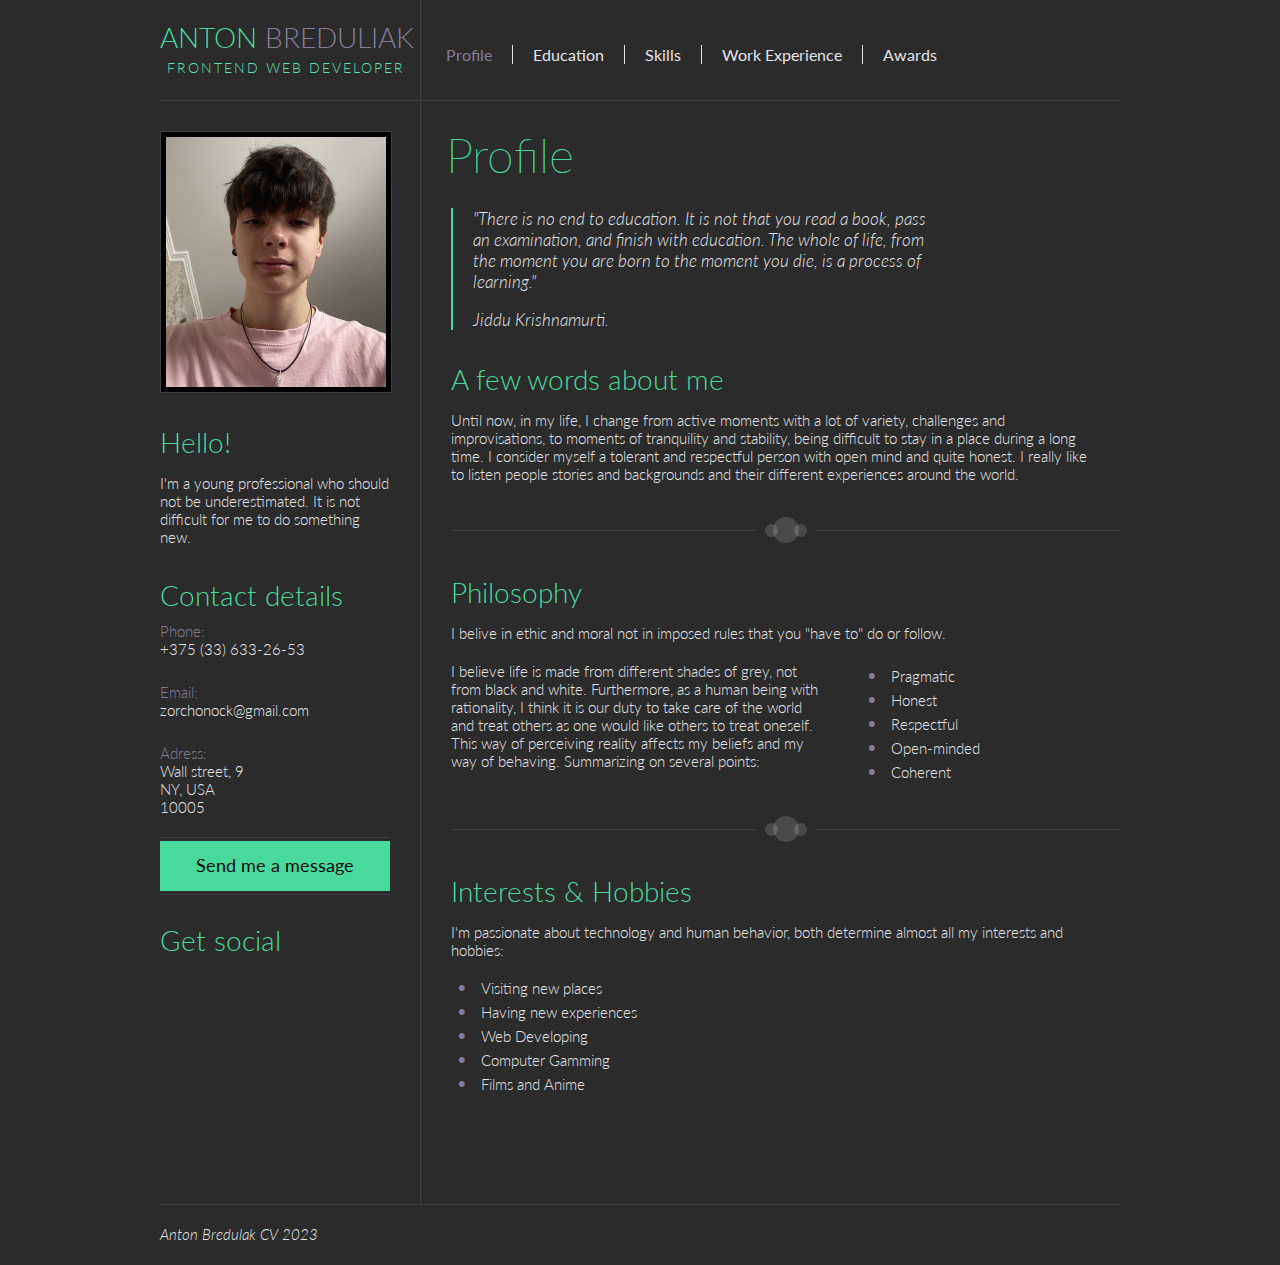
<file: index.html>
<!DOCTYPE html>
<html lang="en">

<head>
  <meta charset="UTF-8">
  <meta http-equiv="X-UA-Compatible" content="IE=edge">
  <meta name="viewport" content="width=device-width, initial-scale=1.0">
  <title>Document</title>
  <link rel="stylesheet" href="css/style.css">
</head>

<body>
  <link href='https://fonts.googleapis.com/css?family=Lato:300,300italic,400,400italic' rel='stylesheet'
    type='text/css'>

  <!-- MAIN CONTAINER -->
  <div id="main_container">



    <!-- ШАПКА -->

    <div id="header">


      <!-- ЛОГОТИП -->

      <div class="header_logotype_container">
        <h1 class="logotype_name">Anton <span class="purple">Breduliak</span></h1>
        <h2 class="logotype_occupation">Frontend Web Developer</h2>
      </div>


      <!-- ПАНЕЛЬ НАВИГАЦИИ -->

      <div class="header_menu_container">
        <div class="clear"></div>
        <ul class="header_menu horizontal_list">
          <li><a class="no_border purple" href="#">Profile</a></li>
          <li><a href="education.html">Education</a></li>
          <li><a href="#">Skills</a></li>
          <li><a href="#">Work Experience</a></li>
          <li><a href="#">Awards</a></li>
        </ul>
      </div>
    </div>



    <!-- ЛЕВАЯ КОЛОНКА -->

    <div id="left_col">
      <div class="profile_frame">
        <img src="img/Selfie.jpg" alt="profile picture" class="profile_picture">

      </div>
      <div class="hello_content">
        <h2>Hello!</h2>
        <p>I'm a young professional who should not be underestimated. It is not difficult for me to do something new.</p>
      </div>
      <div class="contact_details_content">
        <h2>Contact details</h2>
        <p class="purple">Phone:</p>
        <p>+375 (33) 633-26-53</p>
        <p class="purple">Email:</p>
        <p>zorchonock@gmail.com</p>
        <p class="purple">Adress:</p>
        <p>Wall street, 9</p>
        <p>NY, USA</p>
        <p>10005</p>
      </div>
      <a href="mailto:zorchonock@gmail.com" class="send_message_button">
        <span class="cut1"></span>
        <span class="cut2"></span>
        <span class="content">Send me a message <span class="fontawesome-double-angle-right"></span></span>
      </a>
      <div class="get_social_content">
        <h2>Get social</h2>
        <ul class="social_icons horizontal_list">
          <li><a class="facebook" href="https://www.facebook.com/zorchonock"><span
                class="entypo-facebook-circled"></span><span class="invisible">Facebook</span></a></li>
          <li><a class="twitter" href="https://twitter.com/zorchonock"><span class="entypo-twitter-circled"></span><span
                class="invisible">Twitter</span></a></li>
          <li><a class="linkedin" href="https://www.linkedin.com/in/zorchonock/en"><span
                class="entypo-linkedin-circled"></span><span class="invisible">LinkedIn</span></a></li>
          <li><a class="instagram" href="https://www.instagram.com/zorchonock/"><span
                class="entypo-instagrem"></span><span class="invisible">Instagram</span></a></li>
        </ul>
      </div>
    </div>



    <!-- PROFILE CONTENT -->

    <div id="content_container">
      <div class="block">
        <h1>Profile</h1>
        <blockquote class="profile_quote">
          <p>"There is no end to education. It is not that you read a book, pass an examination, and finish with
            education. The whole of life, from the moment you are born to the moment you die, is a process of learning."
          </p>
          <p>Jiddu Krishnamurti.</p>
          <span class="entypo-quote"></span>
        </blockquote>
      </div>
      <div class="block">
        <h2>A few words about me</h2>
        <p>Until now, in my life, I change from active moments with a lot of variety, challenges and improvisations, to
          moments of tranquility and stability, being difficult to stay in a place during a long time. I consider myself
          a tolerant and respectful person with open mind and quite honest. I really like to listen people stories and
          backgrounds and their different experiences around the world.</p>
      </div>

      <div class="horizontal_line">
        <div class="line_left"></div>
        <div class="left_circle"></div>
        <div class="central_circle"></div>
        <div class="right_circle"></div>
        <div class="line_right"></div>
      </div>

      <div class="block">
        <h2>Philosophy</h2>
        <p>I belive in ethic and moral not in imposed rules that you "have to" do or follow.</p>
        <div class="philosophy_content">
          <p>I believe life is made from different shades of grey, not from black and white. Furthermore, as a human
            being with rationality, I think it is our duty to take care of the world and treat others as one would like
            others to treat oneself. This way of perceiving reality affects my beliefs and my way of behaving.
            Summarizing on several points:</p>
          <ul>
            <li>Pragmatic</li>
            <li>Honest</li>
            <li>Respectful</li>
            <li>Open-minded</li>
            <li>Coherent</li>
          </ul>
          <div class="clear"></div>
        </div>
      </div>

      <div class="horizontal_line">
        <div class="line_left"></div>
        <div class="left_circle"></div>
        <div class="central_circle"></div>
        <div class="right_circle"></div>
        <div class="line_right"></div>
      </div>
      
      <div class="last block">
        <h2>Interests & Hobbies</h2>
        <p>I'm passionate about technology and human behavior, both determine almost all my interests and hobbies:</p>
        <ul>
          <li>Visiting new places</li>
          <li>Having new experiences</li>
          <li>Web Developing</li>
          <li>Computer Gamming</li>
          <li>Films and Anime</li>
        </ul>
      </div>
    </div>
    <div class="clear"></div>



    <!-- ПОДВАЛ -->

    <div id="footer">
      <p class="footer_name">Anton Bredulak CV 2023</p>
    </div>
  </div>
</body>

</html>
</file>
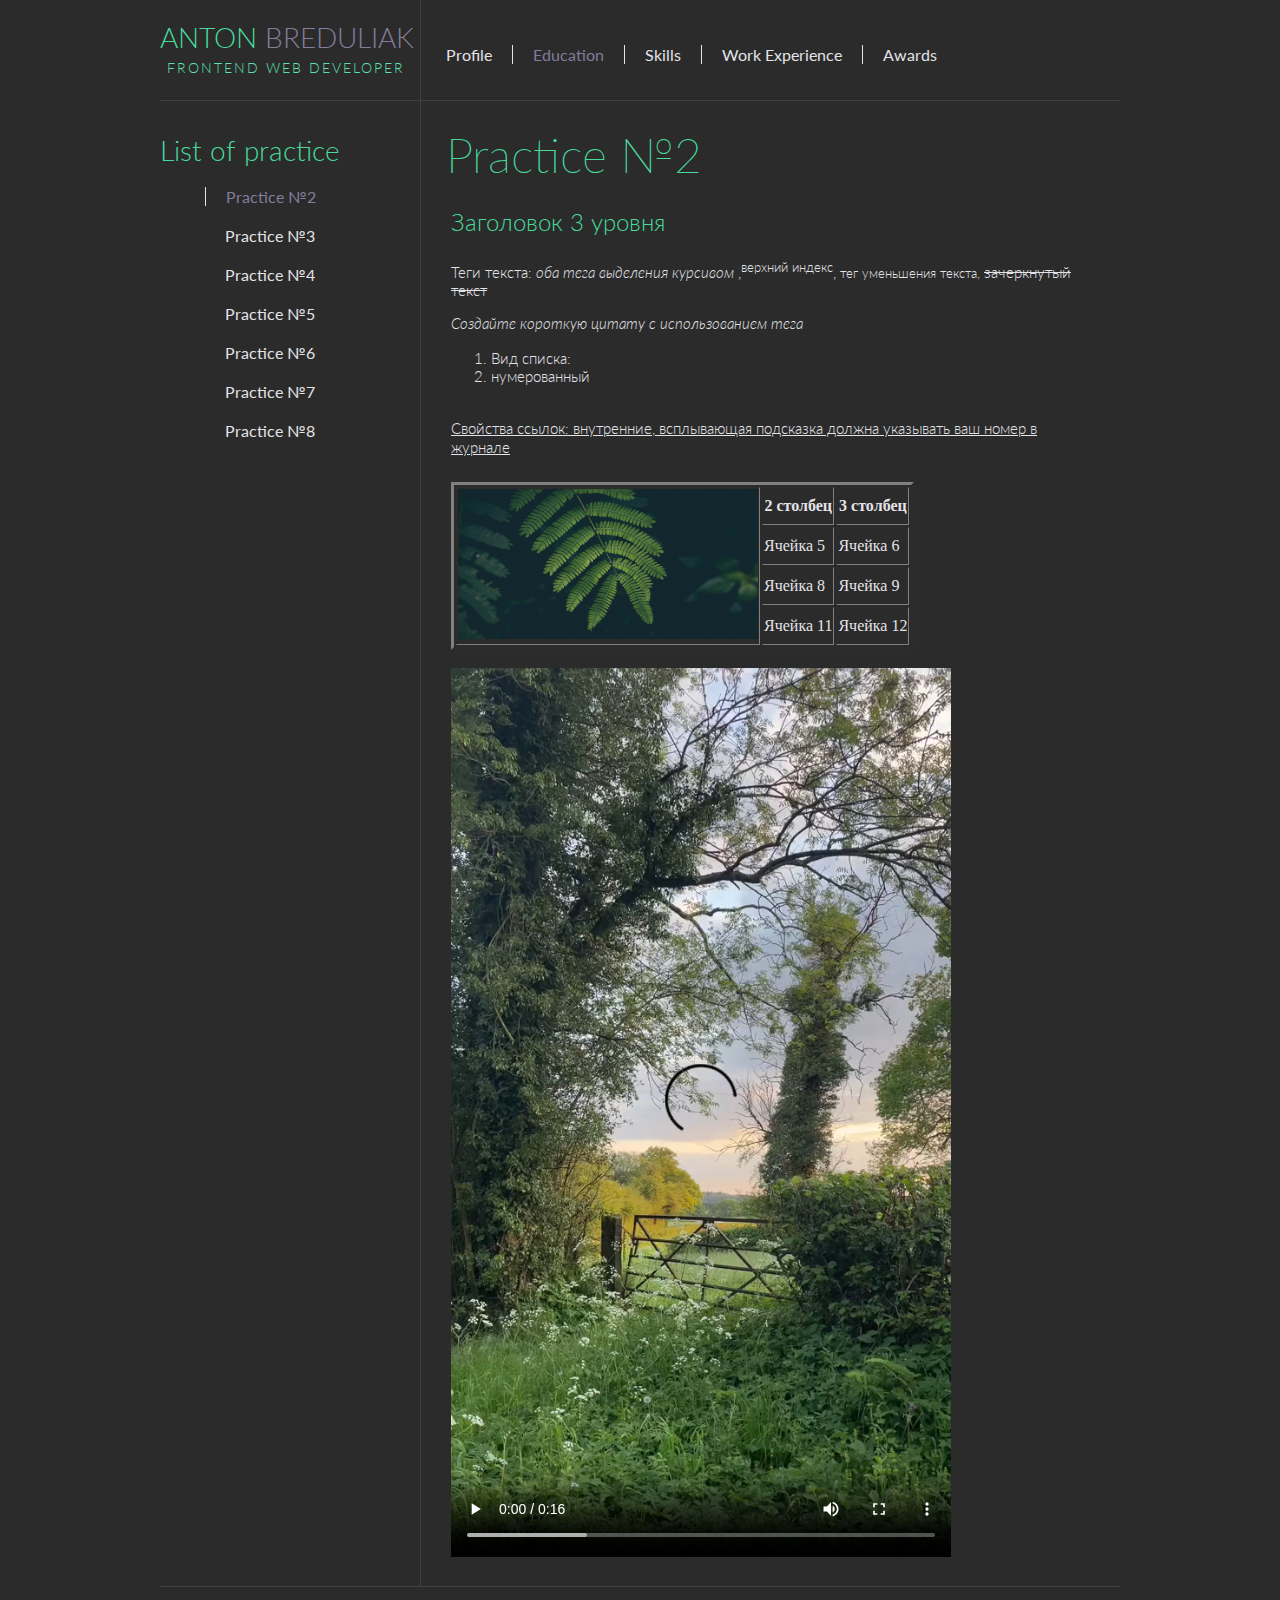
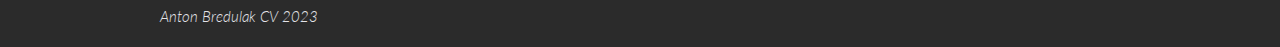
<file: education.html>
<!DOCTYPE html>
<html lang="ru">

<head>
    <meta charset="UTF-8">
    <meta http-equiv="X-UA-Compatible" content="IE=edge">
    <meta name="viewport" content="width=device-width, initial-scale=1.0">
    <title>Практика 2</title>
    <link rel="stylesheet" href="css/styleForEducation.css">
</head>

<body>
    <link href='https://fonts.googleapis.com/css?family=Lato:300,300italic,400,400italic' rel='stylesheet'
        type='text/css'>

    <!-- MAIN CONTAINER -->
    <div id="main_container">



        <!-- ШАПКА -->

        <div id="header">


            <!-- ЛОГОТИП -->

            <div class="header_logotype_container">
                <h1 class="logotype_name">Anton <span class="purple">Breduliak</span></h1>
                <h2 class="logotype_occupation">Frontend Web Developer</h2>
            </div>


            <!-- ПАНЕЛЬ НАВИГАЦИИ -->

            <div class="header_menu_container">
                <div class="clear"></div>
                <ul class="header_menu horizontal_list">
                    <li><a class="right_border" href="index.html">Profile</a></li>
                    <li><a class="no_border purple" href="#">Education</a></li>
                    <li><a href="#">Skills</a></li>
                    <li><a href="#">Work Experience</a></li>
                    <li><a href="#">Awards</a></li>
                </ul>
            </div>
        </div>



        <!-- ЛЕВАЯ КОЛОНКА -->

        <div id="left_col">
            <h2>List of practice</h2>
            <ul class="left_col_menu">
                <li><a class="border purple" href="#">Practice №2</a></li>
                <li><a href="practice3.html">Practice №3</a></li>
                <li><a href="practice4.html">Practice №4</a></li>
                <li><a href="practice5.html">Practice №5</a></li>
                <li><a href="practice6.html">Practice №6</a></li>
                <li><a href="practice7.html">Practice №7</a></li>
                <li><a href="practice8.html">Practice №8</a></li>
            </ul>
        </div>



        <!-- PROFILE CONTENT -->

        <div id="content_container">
            <div class="block">
                <h1 id="begin">Practice №2</h1>
                <h3>Заголовок 3 уровня</h3>
                <p>Теги текста: <i>оба тега </i><em>выделения курсивом</em> ,<sup>верхний индекс</sup>, <small>тег уменьшения текста, </small><del>зачеркнутый текст</del> </em></p>

                <cite>Создайте короткую цитату с использованием тега </cite>
                
                <ol>
                    <li>Вид списка: </li>
                    <li>нумерованный</li>
                </ol> <br>

                <a href="#begin" title="Номер в журнале 6">Свойства ссылок: внутренние, всплывающая подсказка должна указывать ваш номер в журнале</a>
                        
                        
            </div>

            <div class="block">
                <table border="3">
                    <tr>
                        <th rowspan="4"><img src="img/photo.jpg" alt="ФОТО" height="150px" width="300px"></th> <th>2 столбец</th> <th>3 столбец</th>
                    </tr>
                    <tr>
                        <td>Ячейка 5</td> <td>Ячейка 6</td>
                    </tr>
                    <tr>
                        <td>Ячейка 8</td> <td>Ячейка 9</td>
                    </tr>
                    <tr>
                        <td>Ячейка 11</td> <td>Ячейка 12</td>
                    </tr>
                </table>
                <br>
                
                <video src="img/video.mp4" autoplay="true" controls width="500"></video>
            </div>
        </div>


        <!-- ПОДВАЛ -->

        <div id="footer">
            <p class="footer_name">Anton Bredulak CV 2023</p>
        </div>
    </div>
</body>

</html>
</file>
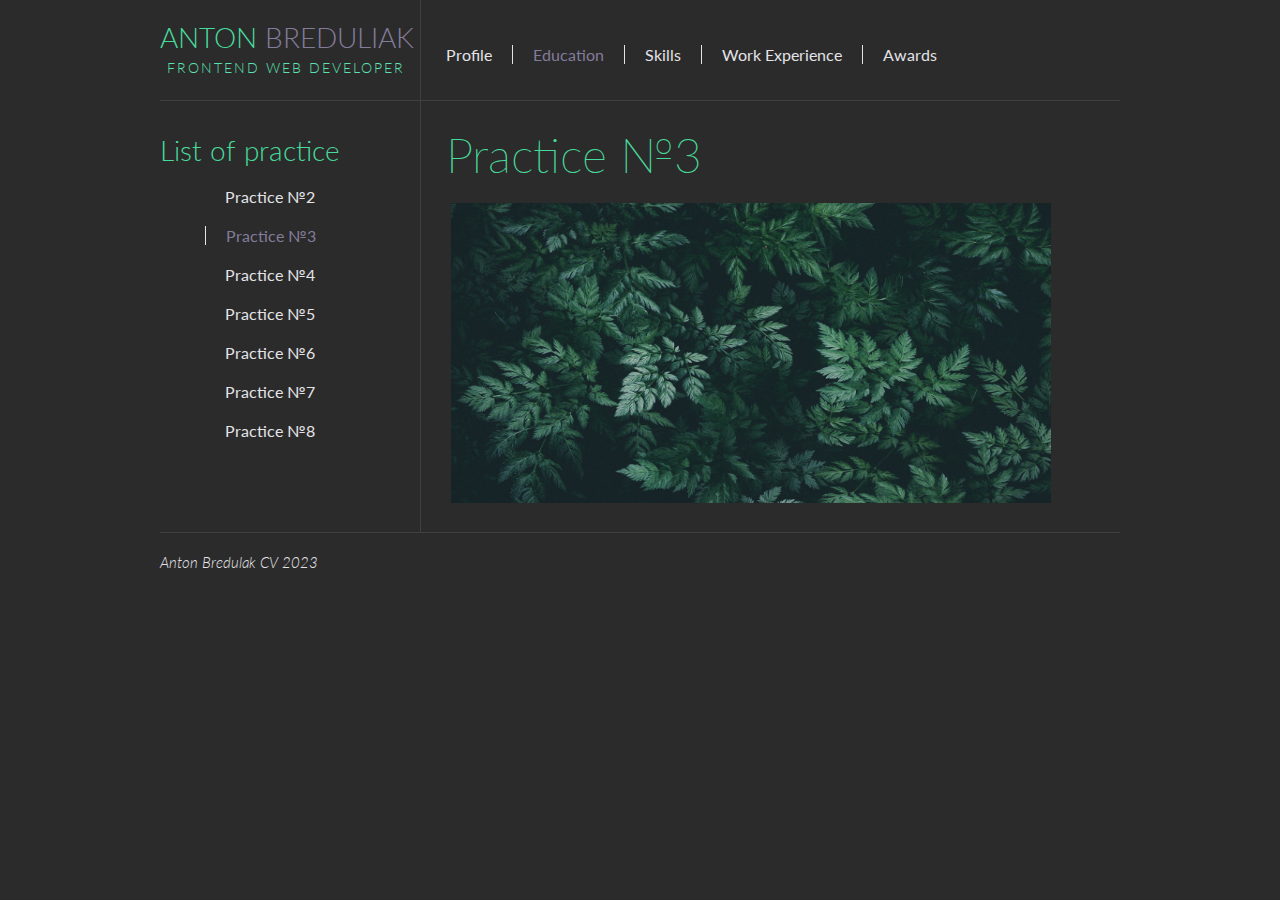
<file: practice3.html>
<!DOCTYPE html>
<html lang="ru">

<head>
    <meta charset="UTF-8">
    <meta http-equiv="X-UA-Compatible" content="IE=edge">
    <meta name="viewport" content="width=device-width, initial-scale=1.0">
    <title>Практика 3</title>
    <link rel="stylesheet" href="css/styleForEducation.css">
</head>

<body>
    <link href='https://fonts.googleapis.com/css?family=Lato:300,300italic,400,400italic' rel='stylesheet'
        type='text/css'>

    <!-- MAIN CONTAINER -->
    <div id="main_container">



        <!-- ШАПКА -->

        <div id="header">


            <!-- ЛОГОТИП -->

            <div class="header_logotype_container">
                <h1 class="logotype_name">Anton <span class="purple">Breduliak</span></h1>
                <h2 class="logotype_occupation">Frontend Web Developer</h2>
            </div>


            <!-- ПАНЕЛЬ НАВИГАЦИИ -->

            <div class="header_menu_container">
                <div class="clear"></div>
                <ul class="header_menu horizontal_list">
                    <li><a class="right_border" href="index.html">Profile</a></li>
                    <li><a class="no_border purple" href="#">Education</a></li>
                    <li><a href="#">Skills</a></li>
                    <li><a href="#">Work Experience</a></li>
                    <li><a href="#">Awards</a></li>
                </ul>
            </div>
        </div>



        <!-- ЛЕВАЯ КОЛОНКА -->

        <div id="left_col">
            <h2>List of practice</h2>
            <ul class="left_col_menu">
                <li><a href="education.html">Practice №2</a></li>
                <li><a class="border purple" href="#">Practice №3</a></li>
                <li><a href="practice4.html">Practice №4</a></li>
                <li><a href="practice5.html">Practice №5</a></li>
                <li><a href="practice6.html">Practice №6</a></li>
                <li><a href="practice7.html">Practice №7</a></li>
                <li><a href="practice8.html">Practice №8</a></li>
            </ul>
        </div>



        <!-- PROFILE CONTENT -->

        <div id="content_container">
            <div class="block">
                <h1>Practice №3</h1>
                <img src="img/photo2.jpg" height="300" width="600" usemap="#navmap">
                <map name="navmap">
                    <area href="practice3one.html" shape="circle" coords="230,90,70">
                    <area href="index.html" shape="poly" coords="150,50,100,150,200,150">
                </map>
            </div>

        </div>
        <!-- ПОДВАЛ -->

        <div id="footer">
            <p class="footer_name">Anton Bredulak CV 2023</p>
        </div>


    </div>
</body>

</html>
</file>
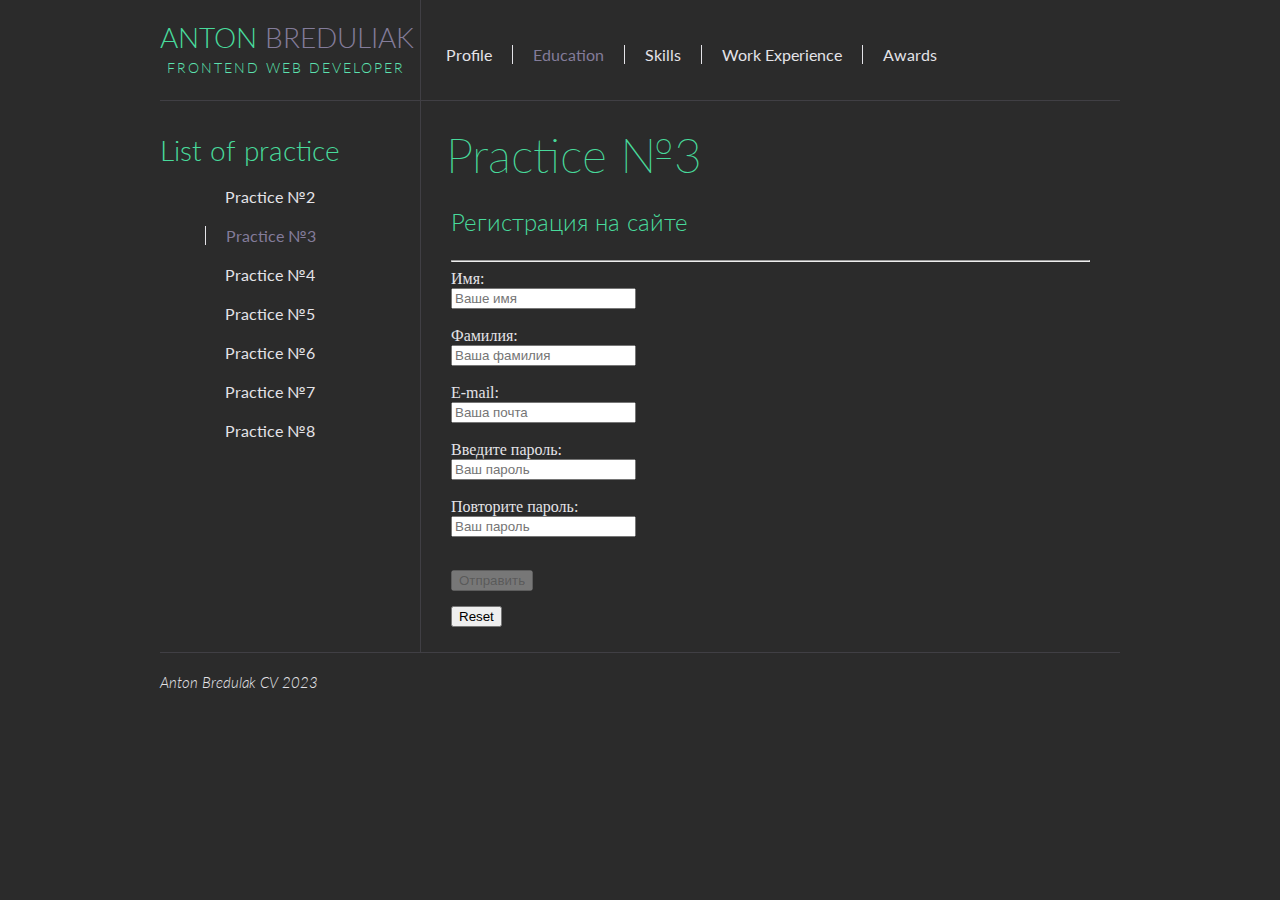
<file: practice3one.html>
<!DOCTYPE html>
<html lang="ru">

<head>
    <meta charset="UTF-8">
    <meta http-equiv="X-UA-Compatible" content="IE=edge">
    <meta name="viewport" content="width=device-width, initial-scale=1.0">
    <title>Практика 3</title>
    <link rel="stylesheet" href="css/styleForEducation.css">
    <script src="https://code.jquery.com/jquery-3.6.0.js" type="text/javascript"></script>
</head>

<body>
    <link href='https://fonts.googleapis.com/css?family=Lato:300,300italic,400,400italic' rel='stylesheet'
        type='text/css'>

    <!-- MAIN CONTAINER -->
    <div id="main_container">



        <!-- ШАПКА -->

        <div id="header">


            <!-- ЛОГОТИП -->

            <div class="header_logotype_container">
                <h1 class="logotype_name">Anton <span class="purple">Breduliak</span></h1>
                <h2 class="logotype_occupation">Frontend Web Developer</h2>
            </div>


            <!-- ПАНЕЛЬ НАВИГАЦИИ -->

            <div class="header_menu_container">
                <div class="clear"></div>
                <ul class="header_menu horizontal_list">
                    <li><a class="right_border" href="index.html">Profile</a></li>
                    <li><a class="no_border purple" href="#">Education</a></li>
                    <li><a href="#">Skills</a></li>
                    <li><a href="#">Work Experience</a></li>
                    <li><a href="#">Awards</a></li>
                </ul>
            </div>
        </div>



        <!-- ЛЕВАЯ КОЛОНКА -->

        <div id="left_col">
            <h2>List of practice</h2>
            <ul class="left_col_menu">
                <li><a href="education.html">Practice №2</a></li>
                <li><a class="border purple" href="practice3.html">Practice №3</a></li>
                <li><a href="practice4.html">Practice №4</a></li>
                <li><a href="practice5.html">Practice №5</a></li>
                <li><a href="practice6.html">Practice №6</a></li>
                <li><a href="practice7.html">Practice №7</a></li>
                <li><a href="practice8.html">Practice №8</a></li>
            </ul>
        </div>



        <!-- PROFILE CONTENT -->

        <div id="content_container">
            <div class="block">
                <h1>Practice №3</h1>

                <h3>Регистрация на сайте</h3>
                <hr>
                <form action="test.php" method="post" name="Register" class="form_practice3">
                    Имя: <br><input type="text" name="reg_name" placeholder="Ваше имя"><br><br>
                    Фамилия: <br><input type="text" name="reg_surname" placeholder="Ваша фамилия"><br><br>
                    E-mail: <br><input type="text" name="reg_mail" id="mail" placeholder="Ваша почта" /> <span
                        id="valid"></span><br><br>
                    Введите пароль: <br><input type="password" name="password" id="pass"
                        placeholder="Ваш пароль"><br><br>
                    Повторите пароль: <br><input type="password" name="password" id="passTrack"
                        placeholder="Ваш пароль"><span
                        id="valid1"></span><br><br>
                    <p><input type="submit" name="submit" id="submit" value="Отправить" disabled /></p>
                    <input type="reset" name="reset">
                </form>

            </div>

        </div>
        <!-- ПОДВАЛ -->
        <script>
            $(document).ready(function () {
                var pattern = /^[a-z0-9_-]+@[a-z0-9-]+\.[a-z]{2,6}$/i;
                var mail = $('#mail');
                var password1 = $('#pass');
                var password2 = $('#passTrack');

                mail.blur(function () {
                    if (mail.val() != '') {
                        if (mail.val().search(pattern) == 0) {
                            $('#valid').text('Подходит');
                            $('#submit').attr('disabled', false);
                            mail.removeClass('error').addClass('ok');
                        } else {
                            $('#valid').text('Не подходит');
                            $('#submit').attr('disabled', true);
                            mail.addClass('ok');
                        }
                    } else {
                        $('#valid').text('Поле e-mail не должно быть пустым!');
                        mail.addClass('error');
                        $('#submit').attr('disabled', true);
                    }
                });

                password2.blur(function () {
                    if (password1.val() == password2.val()) {
                        $('#valid1').text('Подходит');
                        $('#submit').attr('disabled', false);
                        password2.removeClass('error').addClass('ok');
                    } else {
                        $('#valid1').text('Не подходит');
                        $('#submit').attr('disabled', true);
                        password2.addClass('ok');
                    }
                });
            });
        </script>

        <div id="footer">
            <p class="footer_name">Anton Bredulak CV 2023</p>
        </div>


    </div>
</body>

</html>
</file>
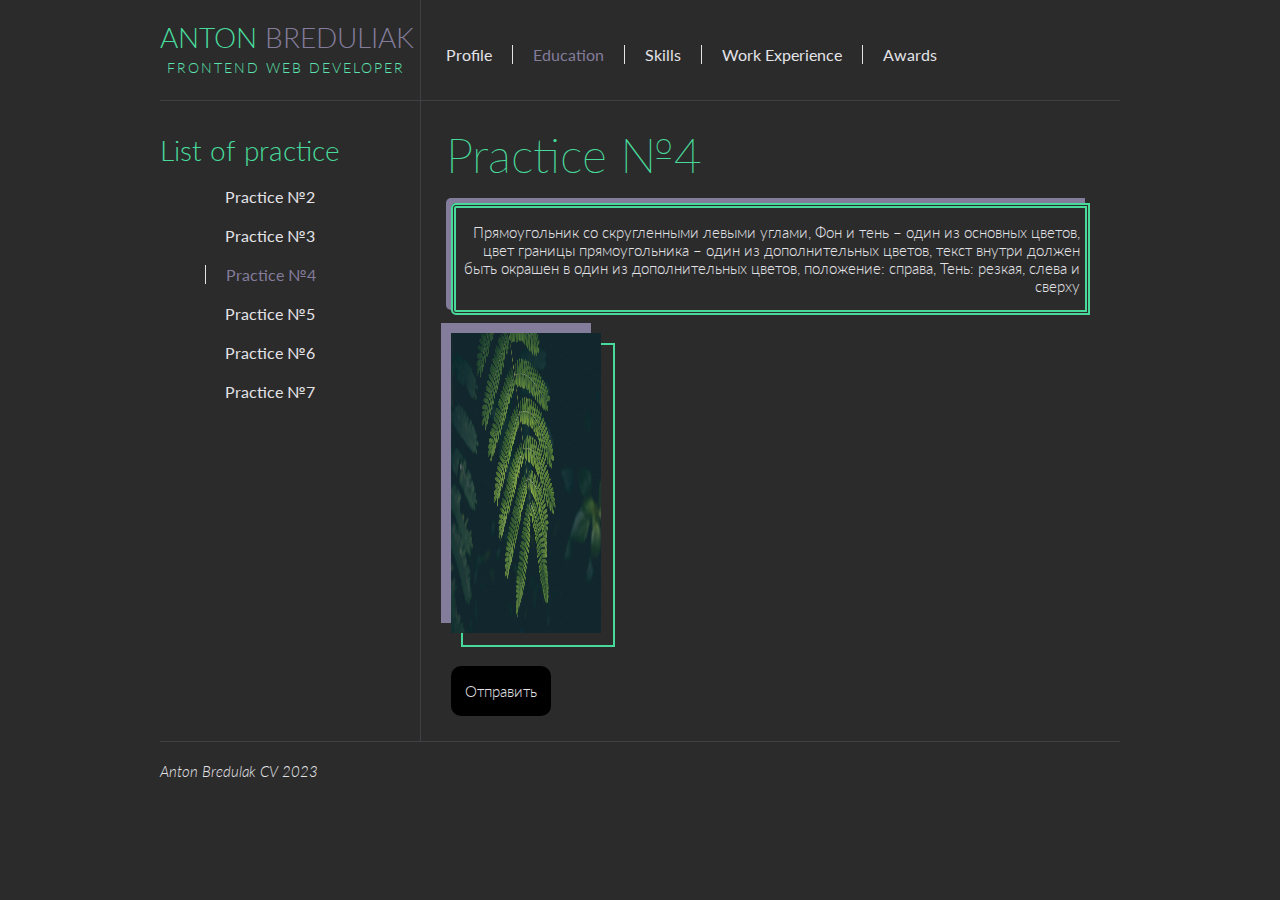
<file: practice4.html>
<!DOCTYPE html>
<html lang="ru">

<head>
    <meta charset="UTF-8">
    <meta http-equiv="X-UA-Compatible" content="IE=edge">
    <meta name="viewport" content="width=device-width, initial-scale=1.0">
    <title>Практика 4</title>
    <link rel="stylesheet" href="css/styleForEducation.css">
</head>

<body>
    <link href='https://fonts.googleapis.com/css?family=Lato:300,300italic,400,400italic' rel='stylesheet'
        type='text/css'>

    <!-- MAIN CONTAINER -->
    <div id="main_container">



        <!-- ШАПКА -->

        <div id="header">


            <!-- ЛОГОТИП -->

            <div class="header_logotype_container">
                <h1 class="logotype_name">Anton <span class="purple">Breduliak</span></h1>
                <h2 class="logotype_occupation">Frontend Web Developer</h2>
            </div>


            <!-- ПАНЕЛЬ НАВИГАЦИИ -->

            <div class="header_menu_container">
                <div class="clear"></div>
                <ul class="header_menu horizontal_list">
                    <li><a class="right_border" href="index.html">Profile</a></li>
                    <li><a class="no_border purple" href="#">Education</a></li>
                    <li><a href="#">Skills</a></li>
                    <li><a href="#">Work Experience</a></li>
                    <li><a href="#">Awards</a></li>
                </ul>
            </div>
        </div>



        <!-- ЛЕВАЯ КОЛОНКА -->

        <div id="left_col">
            <h2>List of practice</h2>
            <ul class="left_col_menu">
                <li><a href="education.html">Practice №2</a></li>
                <li><a href="practice3.html">Practice №3</a></li>
                <li><a class="border purple" href="#">Practice №4</a></li>
                <li><a href="practice5.html">Practice №5</a></li>
                <li><a href="practice6.html">Practice №6</a></li>
                <li><a href="practice7.html">Practice №7</a></li>
            </ul>
        </div>



        <!-- PROFILE CONTENT -->

        <div id="content_container">
            <div class="block">
                <h1>Practice №4</h1>

                <div class="boxPracticeOne">
                    <p>Прямоугольник со скругленными левыми углами,
                        Фон и тень – один из основных цветов,
                        цвет границы прямоугольника – один из дополнительных цветов,
                        текст внутри должен быть окрашен в один из дополнительных цветов,
                        положение: справа,
                        Тень: резкая, слева и сверху</p>
                </div><br>

                <div class="boxPracticeTwo">
                    <img src="img/photo.jpg" alt="" height="300" width="150">
                </div><br>

                <div class="boxPracticeThree">
                    <p>Отправить</p>
                </div>

            </div>

        </div>
        <!-- ПОДВАЛ -->

        <div id="footer">
            <p class="footer_name">Anton Bredulak CV 2023</p>
        </div>


    </div>
</body>

</html>
</file>
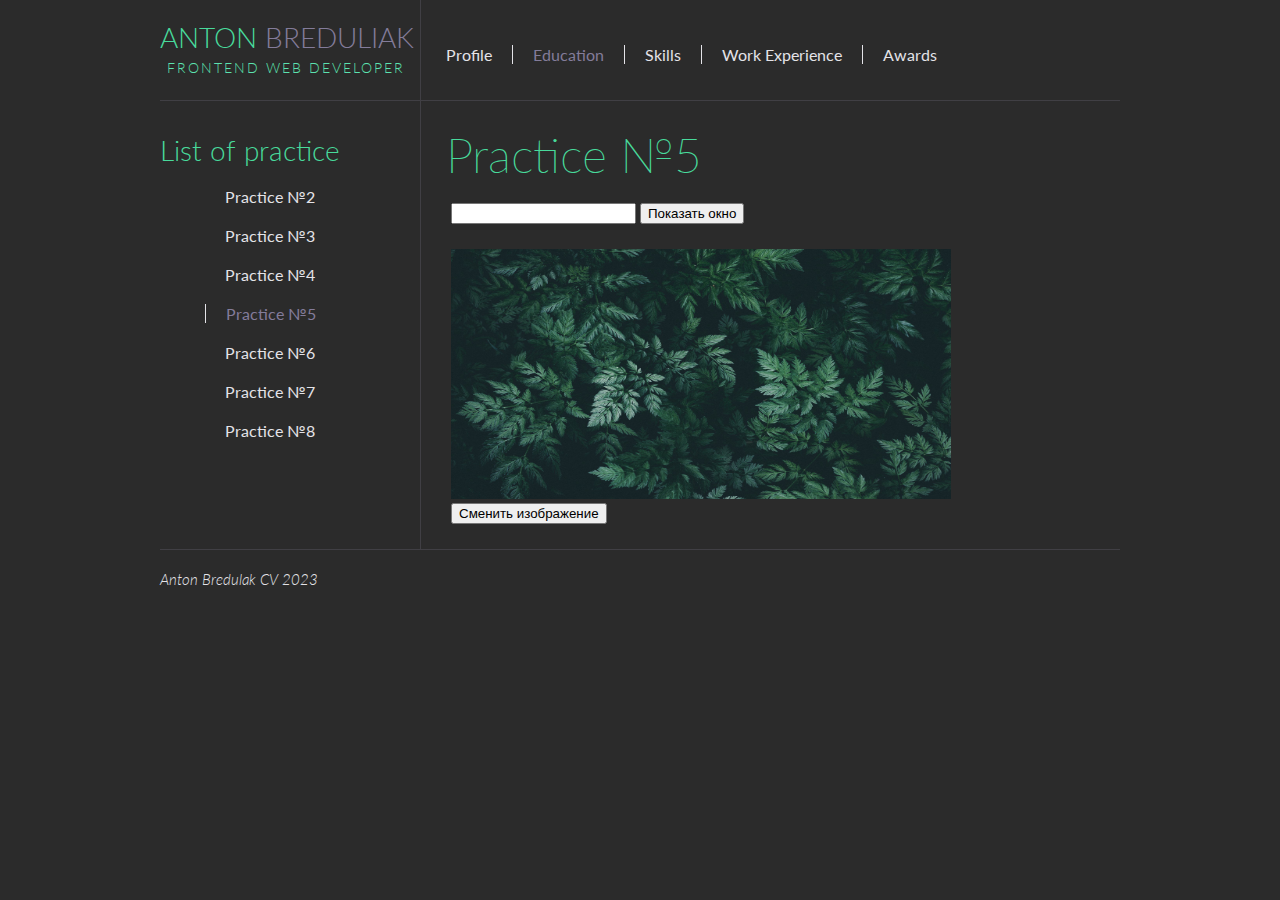
<file: practice5.html>
<!DOCTYPE html>
<html lang="ru">

<head>
    <meta charset="UTF-8">
    <meta http-equiv="X-UA-Compatible" content="IE=edge">
    <meta name="viewport" content="width=device-width, initial-scale=1.0">
    <title>Практика 5</title>
    <link rel="stylesheet" href="css/styleForEducation.css">

</head>

<body>
    <link href='https://fonts.googleapis.com/css?family=Lato:300,300italic,400,400italic' rel='stylesheet'
        type='text/css'>

    <!-- MAIN CONTAINER -->
    <div id="main_container">



        <!-- ШАПКА -->

        <div id="header">


            <!-- ЛОГОТИП -->

            <div class="header_logotype_container">
                <h1 class="logotype_name">Anton <span class="purple">Breduliak</span></h1>
                <h2 class="logotype_occupation">Frontend Web Developer</h2>
            </div>


            <!-- ПАНЕЛЬ НАВИГАЦИИ -->

            <div class="header_menu_container">
                <div class="clear"></div>
                <ul class="header_menu horizontal_list">
                    <li><a class="right_border" href="index.html">Profile</a></li>
                    <li><a class="no_border purple" href="#">Education</a></li>
                    <li><a href="#">Skills</a></li>
                    <li><a href="#">Work Experience</a></li>
                    <li><a href="#">Awards</a></li>
                </ul>
            </div>
        </div>



        <!-- ЛЕВАЯ КОЛОНКА -->

        <div id="left_col">
            <h2>List of practice</h2>
            <ul class="left_col_menu">
                <li><a href="education.html">Practice №2</a></li>
                <li><a href="practice3.html">Practice №3</a></li>
                <li><a href="practice4.html">Practice №4</a></li>
                <li><a class="border purple" href="#">Practice №5</a></li>
                <li><a href="practice6.html">Practice №6</a></li>
                <li><a href="practice7.html">Practice №7</a></li>
                <li><a href="practice8.html">Practice №8</a></li>
            </ul>
        </div>



        <!-- PROFILE CONTENT -->

        <div id="content_container">
            <div class="block">
                <h1 id="begin">Practice №5</h1>

                <input type="text" id="myInput">
                <input type="button" value="Показать окно" onclick="showConfirmation()">

                <script>
                    function showConfirmation() {
                        var inputText = document.getElementById("myInput").value;
                        var confirmation = confirm("Вы ввели следующий текст: " + inputText);
                    }
                </script>
            </div>
            <div class="block">
                <img id="myImage" src="img/photo2.jpg" alt="Мое изображение" height="250" width="500">
                <button onclick="changeImage()">Сменить изображение</button>

                <script>
                    function changeImage() {
                        var image = document.getElementById("myImage");
                        if (image.src.endsWith("photo2.jpg")) {
                            image.src = "img/photo.jpg";
                        } else {
                            image.src = "img/photo2.jpg";
                        }
                    }
                </script>
            </div>
        </div>
        <!-- ПОДВАЛ -->

        <div id="footer">
            <p class="footer_name">Anton Bredulak CV 2023</p>
        </div>


    </div>
</body>

</html>
</file>
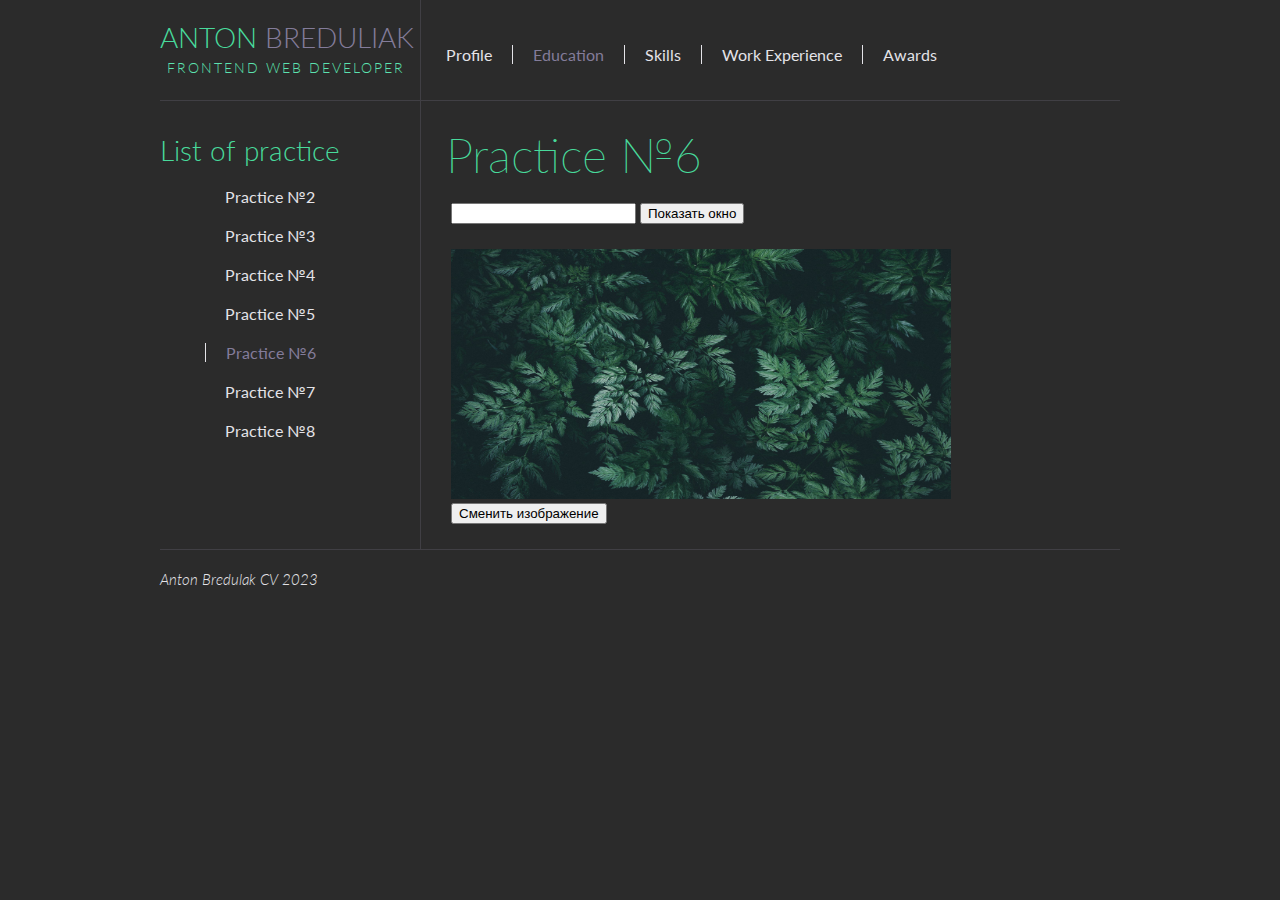
<file: practice6.html>
<!DOCTYPE html>
<html lang="ru">

<head>
    <meta charset="UTF-8">
    <meta http-equiv="X-UA-Compatible" content="IE=edge">
    <meta name="viewport" content="width=device-width, initial-scale=1.0">
    <title>Практика 6</title>
    <link rel="stylesheet" href="css/styleForEducation.css">
    <script src="https://ajax.googleapis.com/ajax/libs/jquery/3.1.1/jquery.min.js"></script>
</head>

<body>
    <link href='https://fonts.googleapis.com/css?family=Lato:300,300italic,400,400italic' rel='stylesheet'
        type='text/css'>

    <!-- MAIN CONTAINER -->
    <div id="main_container">



        <!-- ШАПКА -->

        <div id="header">


            <!-- ЛОГОТИП -->

            <div class="header_logotype_container">
                <h1 class="logotype_name">Anton <span class="purple">Breduliak</span></h1>
                <h2 class="logotype_occupation">Frontend Web Developer</h2>
            </div>


            <!-- ПАНЕЛЬ НАВИГАЦИИ -->

            <div class="header_menu_container">
                <div class="clear"></div>
                <ul class="header_menu horizontal_list">
                    <li><a class="right_border" href="index.html">Profile</a></li>
                    <li><a class="no_border purple" href="#">Education</a></li>
                    <li><a href="#">Skills</a></li>
                    <li><a href="#">Work Experience</a></li>
                    <li><a href="#">Awards</a></li>
                </ul>
            </div>
        </div>



        <!-- ЛЕВАЯ КОЛОНКА -->

        <div id="left_col">
            <h2>List of practice</h2>
            <ul class="left_col_menu">
                <li><a href="education.html">Practice №2</a></li>
                <li><a href="practice3.html">Practice №3</a></li>
                <li><a href="practice4.html">Practice №4</a></li>
                <li><a href="practice5.html">Practice №5</a></li>
                <li><a class="border purple" href="#">Practice №6</a></li>
                <li><a href="practice7.html">Practice №7</a></li>
                <li><a href="practice8.html">Practice №8</a></li>
            </ul>
        </div>



        <!-- PROFILE CONTENT -->

        <div id="content_container">
            <div class="block">
                <h1 id="begin">Practice №6</h1>

                <input type="text" id="myInput">
                <input type="button" value="Показать окно" id="myButton">

                <script>
                    $("#myButton").click(function () {
                        var text = $("#myInput").val();
                        var confirmMsg = "Вы уверены, что хотите отправить следующее сообщение?\n\n" + text;
                        var confirmed = confirm(confirmMsg);
                    })
                </script>
            </div>
            <div class="block">
                <img id="myImage" src="img/photo2.jpg" alt="Мое изображение" height="250" width="500">
                <button id="changePhoto">Сменить изображение</button>

                <script>
                    var originalImageSrc = $("#myImage").attr("src");
                    $("#changePhoto").click(function () {
                        var newImageSrc = "img/photo.jpg";
                        var currentImageSrc = $("#myImage").attr("src");

                        if (currentImageSrc == originalImageSrc) {
                            $("#myImage").attr("src", newImageSrc); 
                        } else {
                            $("#myImage").attr("src", originalImageSrc);
                        }
                    });


                </script>
            </div>
        </div>
        <!-- ПОДВАЛ -->

        <div id="footer">
            <p class="footer_name">Anton Bredulak CV 2023</p>
        </div>


    </div>
</body>

</html>
</file>
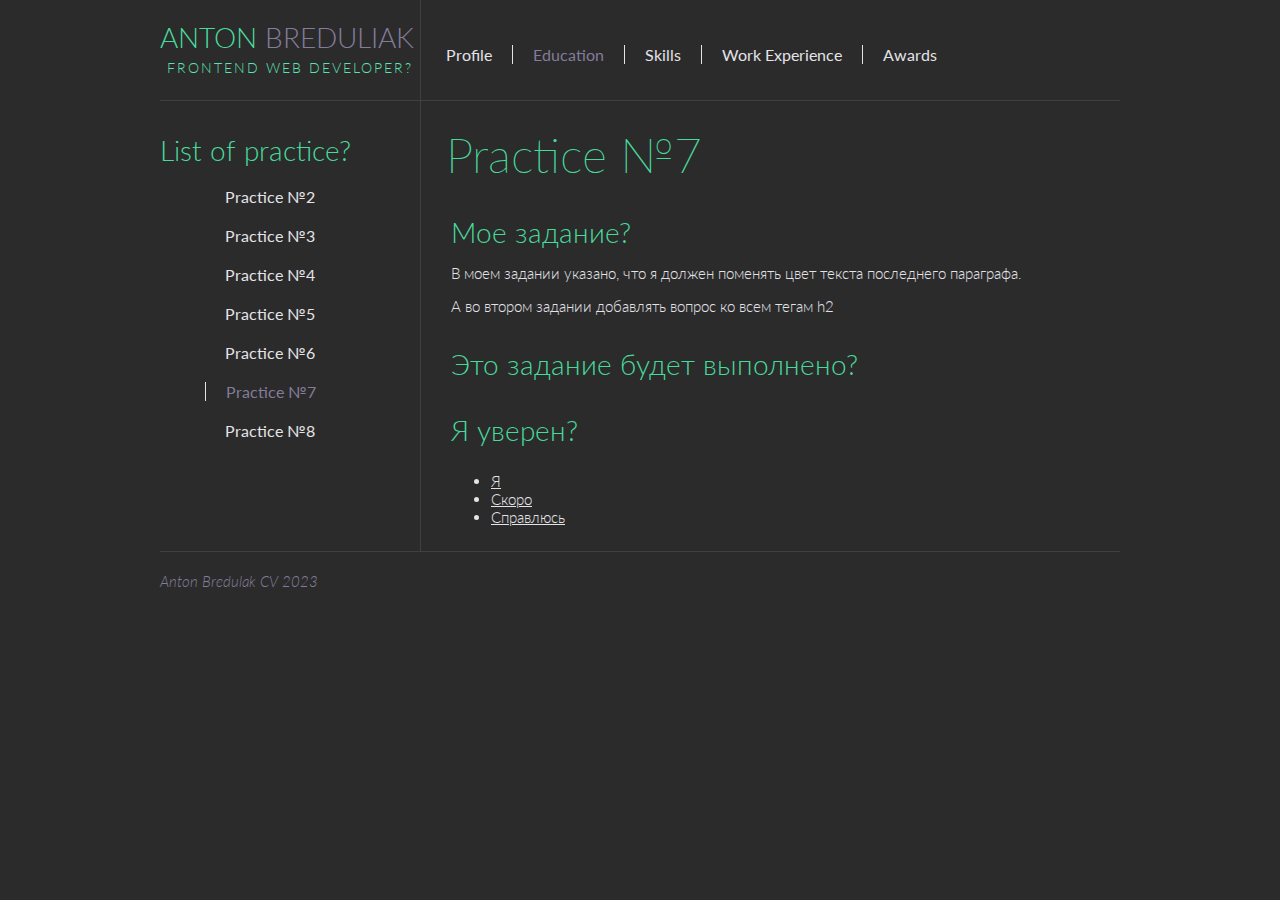
<file: practice7.html>
<!DOCTYPE html>
<html lang="ru">

<head>
    <meta charset="UTF-8">
    <meta http-equiv="X-UA-Compatible" content="IE=edge">
    <meta name="viewport" content="width=device-width, initial-scale=1.0">
    <title>Практика 7</title>
    <link rel="stylesheet" href="css/styleForEducation.css">
    <script src="https://ajax.googleapis.com/ajax/libs/jquery/3.1.1/jquery.min.js"></script>
</head>

<body>
    <link href='https://fonts.googleapis.com/css?family=Lato:300,300italic,400,400italic' rel='stylesheet'
        type='text/css'>

    <!-- MAIN CONTAINER -->
    <div id="main_container">



        <!-- ШАПКА -->

        <div id="header">


            <!-- ЛОГОТИП -->

            <div class="header_logotype_container">
                <h1 class="logotype_name">Anton <span class="purple">Breduliak</span></h1>
                <h2 class="logotype_occupation">Frontend Web Developer</h2>
            </div>


            <!-- ПАНЕЛЬ НАВИГАЦИИ -->

            <div class="header_menu_container">
                <div class="clear"></div>
                <ul class="header_menu horizontal_list">
                    <li><a class="right_border" href="index.html">Profile</a></li>
                    <li><a class="no_border purple" href="#">Education</a></li>
                    <li><a href="#">Skills</a></li>
                    <li><a href="#">Work Experience</a></li>
                    <li><a href="#">Awards</a></li>
                </ul>
            </div>
        </div>



        <!-- ЛЕВАЯ КОЛОНКА -->

        <div id="left_col">
            <h2>List of practice</h2>
            <ul class="left_col_menu">
                <li><a href="education.html">Practice №2</a></li>
                <li><a href="practice3.html">Practice №3</a></li>
                <li><a href="practice4.html">Practice №4</a></li>
                <li><a href="practice5.html">Practice №5</a></li>
                <li><a href="practice6.html">Practice №6</a></li>
                <li><a class="border purple" href="#">Practice №7</a></li>
                <li><a href="practice8.html">Practice №8</a></li>
            </ul>
        </div>



        <!-- PROFILE CONTENT -->

        <div id="content_container">
            <div class="block">
                <h1 id="begin">Practice №7</h1>
                <h2>Мое задание</h2>
                <p>В моем задании указано, что я должен поменять цвет текста последнего параграфа.</p>
                <p>А во втором задании добавлять вопрос ко всем тегам h2</p>
                <h2>Это задание будет выполнено</h2>

                <h2>Я уверен</h2>
            </div>

            <div class="block">
                <ul class="spisok">
                    <li><a href="#">Я</a></li>
                    <li><a href="#">Скоро</a></li>
                    <li><a href="#">Справлюсь</a></li>
                </ul>
            </div>
        </div>
        <!-- ПОДВАЛ -->

        <div id="footer">
            <p class="footer_name">Anton Bredulak CV 2023</p>
        </div>



    </div>
    <script>
        $("p:last").css("color", "#837c9a");

        $("h2").each(function () {
            var currentText = $(this).text();
            $(this).text(currentText + "?");
        });

        $(".spisok").hover(
            function () {
                $(this).css("background-color", "#837c9a");
            },
            function () {
                $(this).css("background-color", "transparent");
            }
        );

    </script>
</body>

</html>
</file>
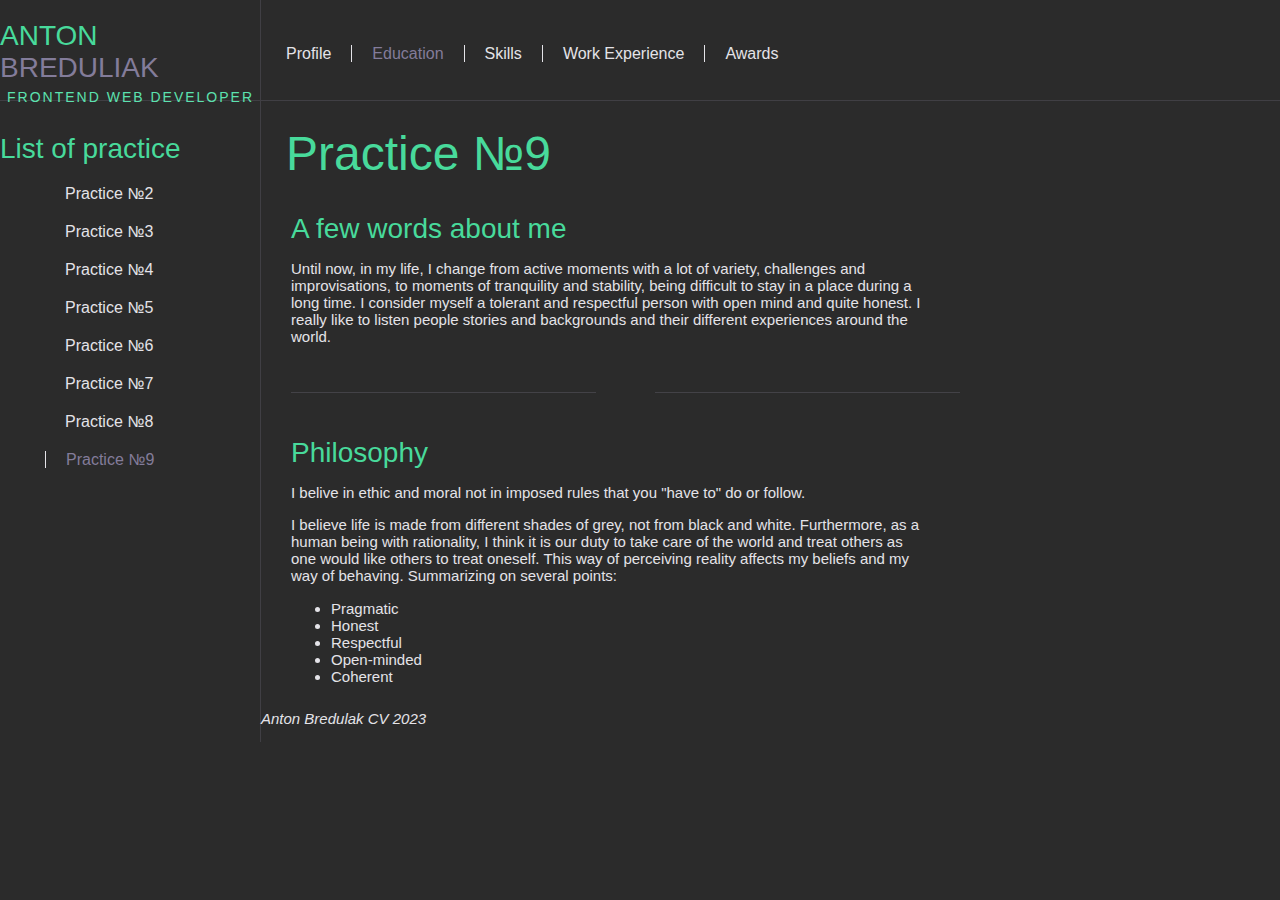
<file: practice9.html>
<!DOCTYPE html>
<html lang="ru">

<head>
    <meta charset="UTF-8">
    <meta http-equiv="X-UA-Compatible" content="IE=edge">
    <meta name="viewport" content="width=device-width, initial-scale=1.0">
    <title>Практика 9</title>
    <link rel="stylesheet" href="css/styleForEducation.css">
    <link rel="stylesheet" href="https://cdnjs.cloudflare.com/ajax/libs/bootstrap/5.3.2/css/bootstrap.min.css"
        integrity="sha512-dKyk7QrkrA1wv1tfIo/DmJQWbOtdG4X1AP2W4xKPs2NS6yrDZ8n8PkUAVR0xuWfZGbA5TzFmNvG/52Tn3J2JPg=="
        crossorigin="anonymous" referrerpolicy="no-referrer" />
</head>

<body>
    <!-- MAIN CONTAINER -->
    <div class="container-fluid">
        <!-- ШАПКА -->
        <header class="row" id="header">
            <div class="col-12 col-lg-6">
                <div class="header_logotype_container">
                    <h1 class="logotype_name">Anton <span class="purple">Breduliak</span></h1>
                    <h2 class="logotype_occupation">Frontend Web Developer</h2>
                </div>
            </div>
            <div class="col-12 col-lg-6">
                <nav class="header_menu_container">
                    <ul class="header_menu horizontal_list d-flex justify-content-end">
                        <li><a class="right_border" href="index.html">Profile</a></li>
                        <li><a class="no_border purple" href="#">Education</a></li>
                        <li><a href="#">Skills</a></li>
                        <li><a href="#">Work Experience</a></li>
                        <li><a href="#">Awards</a></li>
                    </ul>
                </nav>
            </div>
        </header>

        <!-- ЛЕВАЯ КОЛОНКА -->
        <div class="row">
            <aside class="col-12 col-lg-4" id="left_col">
                <h2>List of practice</h2>
                <ul class="left_col_menu">
                    <li><a href="education.html">Practice №2</a></li>
                    <li><a href="practice3.html">Practice №3</a></li>
                    <li><a href="practice4.html">Practice №4</a></li>
                    <li><a href="practice5.html">Practice №5</a></li>
                    <li><a href="practice6.html">Practice №6</a></li>
                    <li><a href="practice7.html">Practice №7</a></li>
                    <li><a href="practice8.html">Practice №8</a></li>
                    <li><a class="border purple" href="#">Practice №9</a></li>
                </ul>
            </aside>

            <!-- PROFILE CONTENT -->
            <main class="col-12 col-lg-8" id="content_container">
                <div class="block">
                    <h1 id="begin">Practice №9</h1>
                </div>
                <div class="block">
                    <h2>A few words about me</h2>
                    <p>Until now, in my life, I change from active moments with a lot of variety, challenges and improvisations, to
                      moments of tranquility and stability, being difficult to stay in a place during a long time. I consider myself
                      a tolerant and respectful person with open mind and quite honest. I really like to listen people stories and
                      backgrounds and their different experiences around the world.</p>
                  </div>
            
                  <div class="horizontal_line">
                    <div class="line_left"></div>
                    <div class="left_circle"></div>
                    <div class="central_circle"></div>
                    <div class="right_circle"></div>
                    <div class="line_right"></div>
                  </div>
            
                  <div class="block">
                    <h2>Philosophy</h2>
                    <p>I belive in ethic and moral not in imposed rules that you "have to" do or follow.</p>
                    <div class="philosophy_content">
                      <p>I believe life is made from different shades of grey, not from black and white. Furthermore, as a human
                        being with rationality, I think it is our duty to take care of the world and treat others as one would like
                        others to treat oneself. This way of perceiving reality affects my beliefs and my way of behaving.
                        Summarizing on several points:</p>
                      <ul>
                        <li>Pragmatic</li>
                        <li>Honest</li>
                        <li>Respectful</li>
                        <li>Open-minded</li>
                        <li>Coherent</li>
                      </ul>
                      <div class="clear"></div>
                    </div>
                </div>

        <!-- ПОДВАЛ -->
        <footer class="bg-dark text-light py-3">
            <div class="container">
                <p class="footer_name mb-0">Anton Bredulak CV 2023</p>
            </div>
        </footer>
    </div> <!-- /end main container -->
    <!-- Bootstrap JS bundle - необходим для работы некоторых компонентов Bootstrap -->
    <script src="https://cdn.jsdelivr.net/npm/bootstrap@5.3.0-alpha3/dist/js/bootstrap.bundle.min.js"
        integrity="sha384-ENjdO4Dr2bkBIFxQpeoTz1HIcje39Wm4jDKdf19U8gI4ddQ3GYNS7NTKfAdVQSZe"
        crossorigin="anonymous"></script>
</body>

</html>
</file>
<file: css/styleForEducation.css>
.clear {
	clear: both;
}

.purple {
	color: #837c9a;
}


.horizontal_list {
	margin: 0;
	padding: 0;
	list-style-type: none;
}

.horizontal_list li {
	float: left;
}

.horizontal_list li:before {
	content: none;
}

.horizontal_list li {
	padding-left: 0;
	text-indent: 0;
	margin-top: 25px;
}

.horizontal_line {
	margin: 34px 0 0 30px;
	height: 26px;
	position: relative;
}

.line_left,
.line_right {
	border-top: 1px solid #434247;
	width: 305px;
	margin-top: 13px;
}

.line_left {
	float: left;
}

.line_right {
	float: right;
}

/* Main tags */

body {
	background: url(https://www.toptal.com/designers/subtlepatterns/patterns/dark_wall.png) repeat;
	margin: 0;
	background-color: #2b2b2b;
}

h1,
h2,
h3,
h4 {
	font-family: 'Lato', Helvetica, sans-serif;
	font-weight: 300;
	color: #48DA9B;
}

h1 {
	font-size: 48px;
	font-weight: 300;
	margin: 20px 0;
}

h2 {
	font-size: 28px;
	margin: 32px 0 5px;
}

h3 {
	font-size: 24px;
}

h4 {
	font-size: 18px;
	font-weight: 400;
}

p,
a,
li,
cite {
	font-family: 'Lato', Helvetica, sans-serif;
	font-weight: 300;
	font-size: 15px;
	color: #e4e3e8;
}

a:focus {
	outline: none;
}


/* Containers size */

#main_container {
	width: 960px;
	margin: 0 auto;
}

#header {
	height: 100px;
	border-bottom: 1px solid #403F44;
}

.header_logotype_container {
	width: 260px;
	height: 100px;
	border-right: 1px solid #403F44;
	float: left;
}

.header_menu_container {
	height: 100px;
	width: 699px;
	float: left;
}

.header_menu_container a {
	font-family: 'Lato', Helvetica, sans-serif;
}

#left_col {
	width: 260px;
	float: left;
}

#content_container {
	width: 699px;
	border-left: 1px solid #403F44;
	float: left;
}

#footer {
	width: 960px;
	height: 60px;
	border-top: 1px solid #403F44;
	display: inline-block;
}

/* HEADER */

.logotype_name {
	text-transform: uppercase;
	font-size: 28px;
	margin: 20px 0 0;
}

.logotype_occupation {
	text-transform: uppercase;
	margin-top: 5px;
	color: #5ce2af;
	font-size: 14px;
	letter-spacing: 2px;
	padding-left: 7px;
}

.header_menu {
	width: 699px;
	margin-top: 20px;
	margin-left: 5px;
}

.header_menu a {
	text-decoration: none;
	padding: 0 20px;
	border-left: 1px solid #e4e3e8;
	font-size: 16px;
	font-weight: 400;
}

.header_menu a.no_border {
	border-left: none;
}

.header_menu a:hover {
	color: #837c9a;
}

.header_menu a.right_border {
	border-right: 1px solid #e4e3e8;
	border-left: none;
}



.footer_name {
	font-style: italic;
	margin-top: 20px;
}

/*  КОНЕЦ ШАБЛОННОГО СТИЛЯ */


.left_col_menu {
	width: 699px;
	margin-top: 20px;
	margin-left: 5px;
}

.left_col_menu a {
	text-decoration: none;
	padding: 0 20px;
	border-left: none;
	font-size: 16px;
	font-weight: 400;
}

.left_col_menu a.border {
	border-left: 1px solid #e4e3e8;
}

.left_col_menu a:hover {
	color: #837c9a;
}

.left_col_menu li {
	list-style-type: none;
	padding-top: 20px;
}

.left_col_menu li:first-child {
	padding-top: 0;
}

.block {
	margin: 25px 30px;
}

.block h1 {
	margin-left: -5px;
	font-weight: 200;
}

.last.block {
	margin-bottom: 110px;
}


/* Практика 3 и 4 */
table {
	color: #e4e3e8;
}

.form_practice3 {
	color: #e4e3e8;
}

.boxPracticeOne {
	border-radius: 5px 0 0 5px;
	border-color: #48DA9B;
	border: 5px double #48DA9B;
	box-shadow: -5px -5px;
	text-align: right;
	padding: 0px 5px;
	color: #837c9a;
}

.boxPracticeTwo {
	position: relative;
	width: 150px;
	height: 300px;
	background-image: url("https://graph.facebook.com/625308780945294/picture?type=large");
	box-shadow: -10px -10px #837c9a;
}

.boxPracticeTwo:before {
	content: "";
	position: absolute;
	border: 2px solid #48DA9B;
	left: 10px;
	top: 10px;
	width: 100%;
	height: 100%;
	z-index: -1;
}

.boxPracticeThree {
	width: 100px;
	height: 50px;
	background-color: black;
	border-radius: 10px;
	text-align: center;
	line-height: 50px;
	font-size: 16px;
}

.boxPracticeThree:hover p {
	width: 100px;
	height: 50px;
	background-color: #837c9a;
	border-radius: 10px;
	color: #48DA9B;
	text-align: center;
}

/* ПРАКТИКА 5 - 6 */
.custom-combobox {
	position: relative;
	display: inline-block;
}

.custom-combobox-toggle {
	position: absolute;
	top: 0;
	bottom: 0;
	margin-left: -1px;
	padding: 0;
}

.custom-combobox-input {
	margin: 0;
	padding: 5px 10px;
}

span {
	color: #e4e3e8;
}

.ui-datepicker {
	width: 17em;
	padding: .2em .2em 0;
	display: none;
	background: #846733;
}

.ui-datepicker .ui-datepicker-title {
	margin: 0 2.3em;
	line-height: 1.8em;
	text-align: center;
	color: #FFFFFF;
	background: #846733;
}

.ui-datepicker table {
	width: 100%;
	font-size: .7em;
	border-collapse: collapse;
	font-family: verdana;
	margin: 0 0 .4em;
	color: #000000;
	background: #FDF8E4;
}

.ui-datepicker td {

	border: 0;
	padding: 1px;


}

.ui-datepicker td span,
.ui-datepicker td a {
	display: block;
	padding: .8em;
	text-align: right;
	text-decoration: none;
}

/* внешний вид меню */
.context-menu {
	/* настройки шрифта */
	font-family: sans-serif;
	/* устанавливаем абсолютное позиционирование */
	position: absolute;
	/* не показываем меню с самого начала */
	display: none;
	/* цвет фона и настройки рамки вокруг меню */
	background-color: #fff;
	border: 1px solid #333;
	padding: 5px;

	/* Добавим тени */
	-moz-box-shadow: 5px 2px 10px rgba(0, 0, 0, 0.5);
	-webkit-box-shadow: 5px 2px 10px rgba(0, 0, 0, 0.5);
	box-shadow: 5px 2px 10px rgba(0, 0, 0, 0.5);
}

/* общий стиль для списка */
.context-menu ul {
	list-style: none;
	margin: 0;
	padding: 0;
}

/* стиль отдельных элементов */
.context-menu ul li {
	margin: 0;
	padding: 0;
	background-color: #fff;
	display: block;
}

/* стиль ссылок в меню */
.context-menu ul li a {
	color: #333;
	text-decoration: none;
	font-size: 12px;
	display: block;
	padding: 5px;
}

/* меняем фон в пункте меню при наведении мыши */
.context-menu ul li a:hover {
	background-color: #eee;
}
</file>
<file: css/style.css>
@import url(https://weloveiconfonts.com/api/?family=entypo|fontawesome);
/* entypo */
[class*="entypo-"]:before {
  font-family: 'entypo', sans-serif;
}
/* fontawesome */
[class*="fontawesome-"]:before {
  font-family: 'FontAwesome', sans-serif;
}

/* Utils */

.clear {
	clear: both;
}
.purple {
	color: #837c9a;
}

.block {
	margin: 25px 30px;
}
	.block h1 {
		margin-left: -5px;
		font-weight: 200;
	}

.last.block {
	margin-bottom: 110px;
}

.horizontal_list {
	margin: 0;
	padding: 0;
	list-style-type: none;
}
	.horizontal_list li {
		float: left;
	}
	.horizontal_list li:before {
		content: none;
	}
	.horizontal_list li { 
		padding-left: 0; 
		text-indent: 0;
		margin-top: 25px;
	}

.horizontal_line{
	margin: 34px 0 0 30px;
	height: 26px;
	position: relative;	
}
	.line_left,
	.line_right{
		border-top: 1px solid #434247;
		width: 305px;
		margin-top: 13px;
	}
	.line_left{
		float: left;
	}
	.line_right {
		float: right;
	}
	.left_circle, 
	.central_circle, 
	.right_circle {
		background: rgb(69,68,73);
		background: rgba(255,255,255, 0.15);
		position: absolute;
		border-radius: 50px;
	}
	.left_circle, 
	.right_circle {
		width: 13px;
		height: 13px;
		top: 7px;
	}
	.left_circle{
		left: 314px;
	}
	.central_circle{
		width: 26px;
		height: 26px;		
		top: 0px;
		left: 322px;
	}
	.right_circle{
		left: 343px;
	}
	
/* Main tags */

body {
	background: url(https://www.toptal.com/designers/subtlepatterns/patterns/dark_wall.png) repeat;
	margin: 0;
	background-color: #2b2b2b;
}

h1,h2,h3, h4 {
	font-family: 'Lato', Helvetica, sans-serif;
	font-weight: 300;
	color: #48DA9B;
}
	h1 {
		font-size: 48px;
		font-weight: 300;
		margin: 20px 0;
	}
	h2 {
		font-size: 28px;
		margin: 32px 0 5px;
	}
	h3 {
		font-size: 24px;
	}
	h4 {
		font-size: 18px;
		font-weight: 400;
	}

blockquote {
	font-style: italic;
	margin: 25px 0;
	padding-left: 20px;
	border-left: 2px solid #48DA9B;
}
	
blockquote, p , a, li {
	font-family: 'Lato', Helvetica, sans-serif;
	font-weight: 300;
	font-size: 15px;
	color: #e4e3e8;
}

a:focus { 
    outline: none;
}

ul {
    list-style: none;
    padding:0;
    margin:0;
}
	li { 
		padding-left: 1em; 
		text-indent: -.7em;
	}
	li:before {
		content: "• ";
		color: #837c9a;
		font-size: 20px;
		padding-right: 8px;
	}

/* Containers size */

#main_container {
	width: 960px;
	margin: 0 auto;
}
	#header {
		height: 100px;
		border-bottom: 1px solid #403F44;
	}
		.header_logotype_container {
			width: 260px;
			height: 100px;
			border-right: 1px solid #403F44;
			float: left;
		}
		.header_menu_container {
			height: 100px;
			width: 699px;
			float: left;
		}
			.header_menu_container a {
				font-family: 'Lato', Helvetica, sans-serif;
			}
	#left_col {
		width: 260px;
		float: left;
	}
	#content_container {
		width: 699px;
		border-left: 1px solid #403F44;
		float: left;
	}
	#footer {
		width: 960px;
		height: 60px;
		border-top: 1px solid #403F44;
		display: inline-block;
	}

/* HEADER */

.logotype_name{
	text-transform: uppercase;
	font-size: 28px;
	margin: 20px 0 0;
}
.logotype_occupation{
	text-transform: uppercase;
	margin-top: 5px;
	color: #5ce2af;
	font-size: 14px;
	letter-spacing: 2px;
	padding-left: 7px;
}
			
.header_menu {
	width: 699px;
	margin-top: 20px;
	margin-left: 5px;
}
	.header_menu a{
		text-decoration: none;
		padding: 0 20px;
		border-left: 1px solid #e4e3e8;
		font-size: 16px;
		font-weight: 400;
	}
	.header_menu a.no_border{
		border-left: none;
	}
		.header_menu a:hover {
			color: #837c9a;
		}
		
/* LEFT NAV */

#left_nav h2 {
	margin: 0;
	font-size: 24px;
}

.profile_frame{
	width: 230px;
	height: 260px;
	background: black;
	border: 1px solid #403F44;
	margin-top: 30px;
}
	.profile_picture{
		width: 220px;
		height: 250px;
		margin:5px;
		background: url(//s3-us-west-2.amazonaws.com/s.cdpn.io/86033/profile/profile-512_3.jpg) 100% /210px no-repeat;
	}

.hello_content,
.contact_details_content {
	margin-top: 25px;
}

.hello_content{
	width: 230px;
}
.contact_details_content h2 + p.purple{
	margin-top: 10px;
}
.contact_details_content p{
	margin: 0;
}
.contact_details_content p.purple{
	margin-top: 25px;
}

.send_message_button,
.special_button {
	margin-top: 25px;
	display: block;
	background: #48DA9B;
	width: 230px;
	height: 50px;
	position: relative;
	z-index: 1;
}
	.cut1:after {
		content: "";
		position: absolute;
		bottom: -19px;
		left: -20px;
		width: 30px;
		height: 30px;
		z-index: 9;
		background: url(https://www.toptal.com/designers/subtlepatterns/patterns/dark_wall.png) repeat;
    transform: rotate(45deg);
	}
	.cut2:before {
	    content: "";
	    position: absolute;
	    top: -19px;
	    right: -20px;
	    width: 30px;
	    height: 30px;
	    z-index: 9;
	    background: url(https://www.toptal.com/designers/subtlepatterns/patterns/dark_wall.png) repeat;
      transform: rotate(45deg);
	}
	.content {
	    text-align: center;		
	    color: #04080b;
	    width: 100%;
	    height: 40px;
	    position: absolute;
	    z-index: 2;
	    font: 18px 'Lato', Arial, sans-serif;
	    margin: 0;
	    padding: 16px 0 0;
        top: -4px;
        bottom: 10px;
	    border-top: 1px solid #403F44;
	    border-bottom: 1px solid #403F44;
	}
	.send_message_button:hover,
	.special_button:hover {
		background: #29C782;
	}

.get_social_content {
	margin-top: 15px;
}
  .get_social_content h2{
    margin-bottom: 8px;
  }
	.social_icons {
		margin-left: -8px;
	}
	.social_icons a {
		font-size: 35px;
		text-decoration: none;
		color: #837c9a;
		padding: 0;
		padding: 0 5px;
	}
		.social_icons a span.invisible {
			display:none;
		}
		.social_icons .facebook:hover{
			background: #3b5998;
			color: #ffffff;
			border-top-right-radius: 50px;
			border-bottom-left-radius: 50px;
		}
		.social_icons .twitter:hover{
			background: #00B0ED;
			color: #fff;
			border-top-left-radius: 50px;
			border-bottom-right-radius: 50px;
		}
		.social_icons .linkedin:hover{
			background: #007bb6;
			color: #fff;
			border-top-right-radius: 50px;
			border-bottom-left-radius: 50px;
		}
		.social_icons .instagram:hover{
			background: #ce1cdb;
			color: #fff;
			border-top-right-radius: 50px;
			border-bottom-left-radius: 50px;
		}

.footer_name {
	font-style: italic;
	margin-top: 20px;
}

/* Profile Content */

.profile_quote {
	position: relative;
	/* margin-left: 5px; */
}
	.profile_quote p {
		font-size: 17px;
		width: 455px;
	}
	.profile_quote  .entypo-quote {
		color: #3d3a41;
		font-size: 80px;
    font-style: normal;
		position: absolute;
		top: -20px;
		right: 70px;
		cursor: default;
	}

.philosophy_content {
	margin-top: 20px;
}
	.philosophy_content p {
		margin: 0;
		width: 370px;
		float: left;
	}
	.philosophy_content ul {
		float: left;
		padding-left: 40px;
	}
</file>
